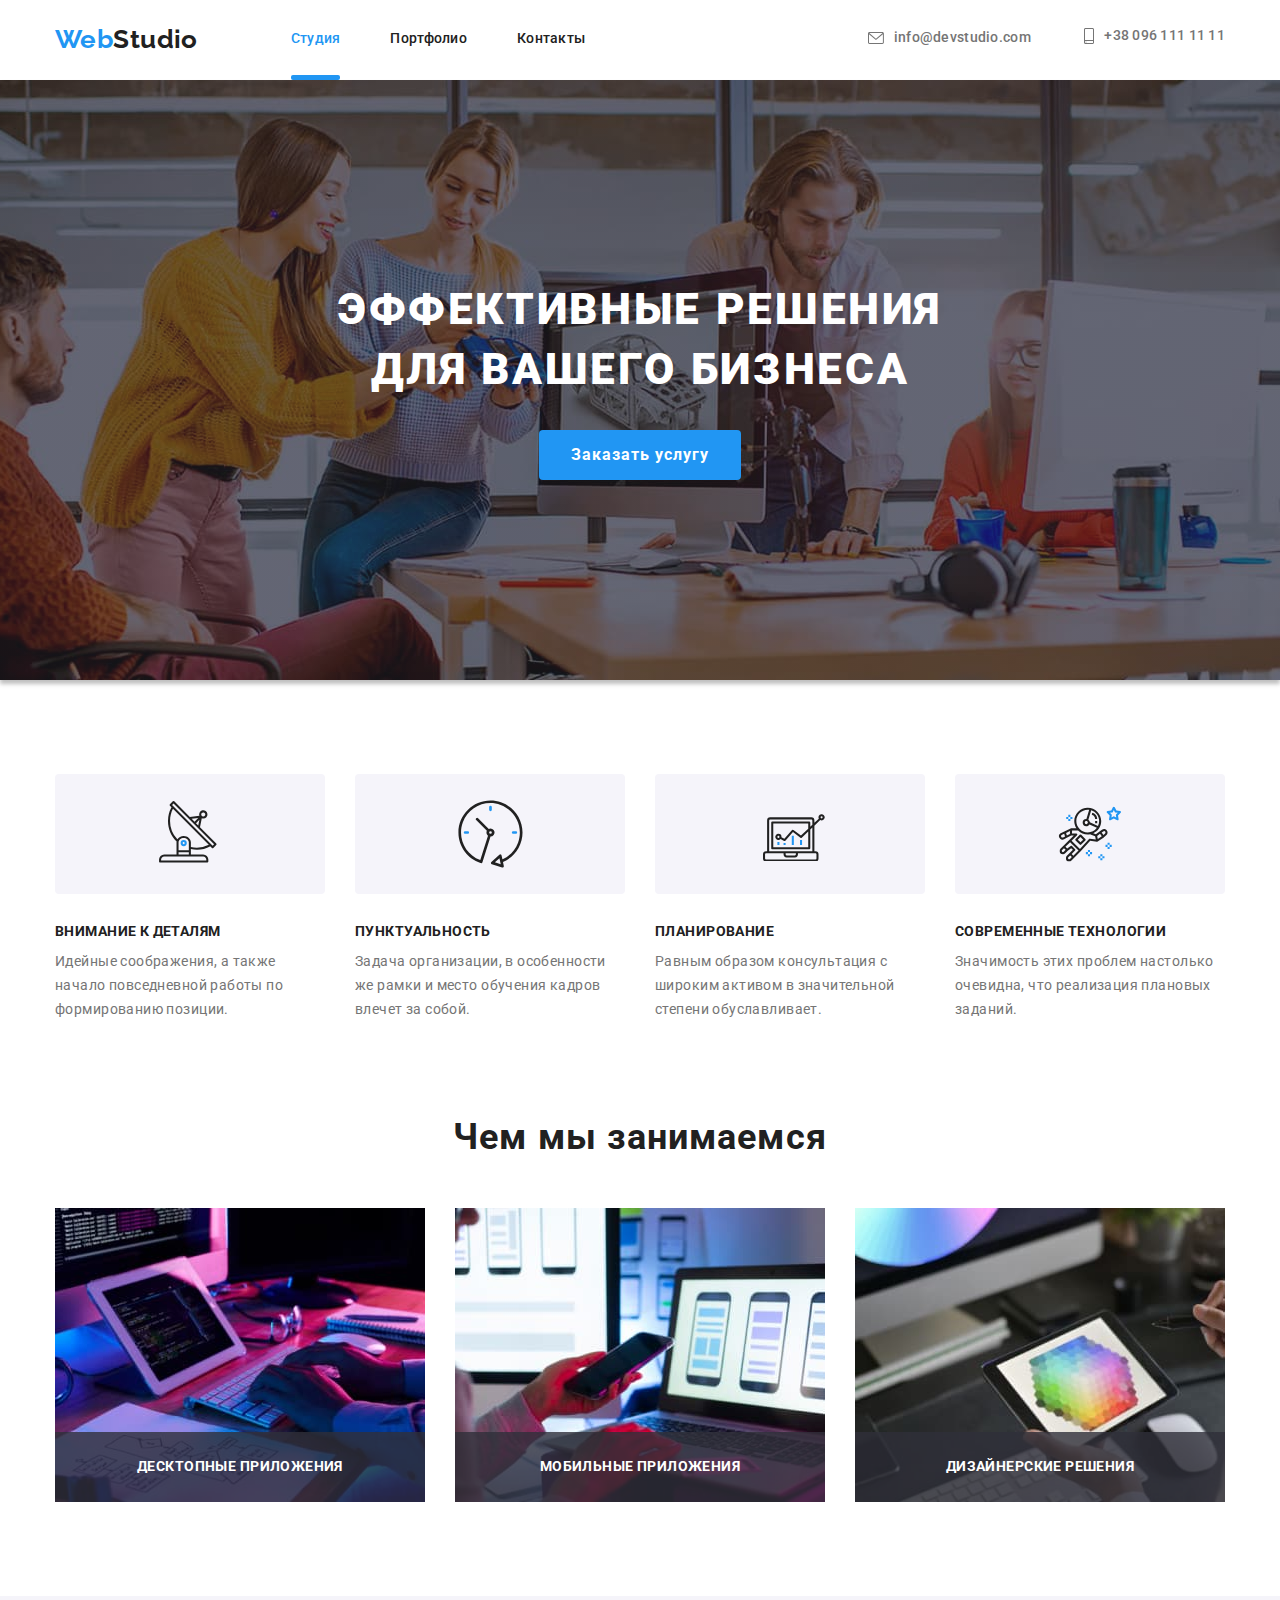
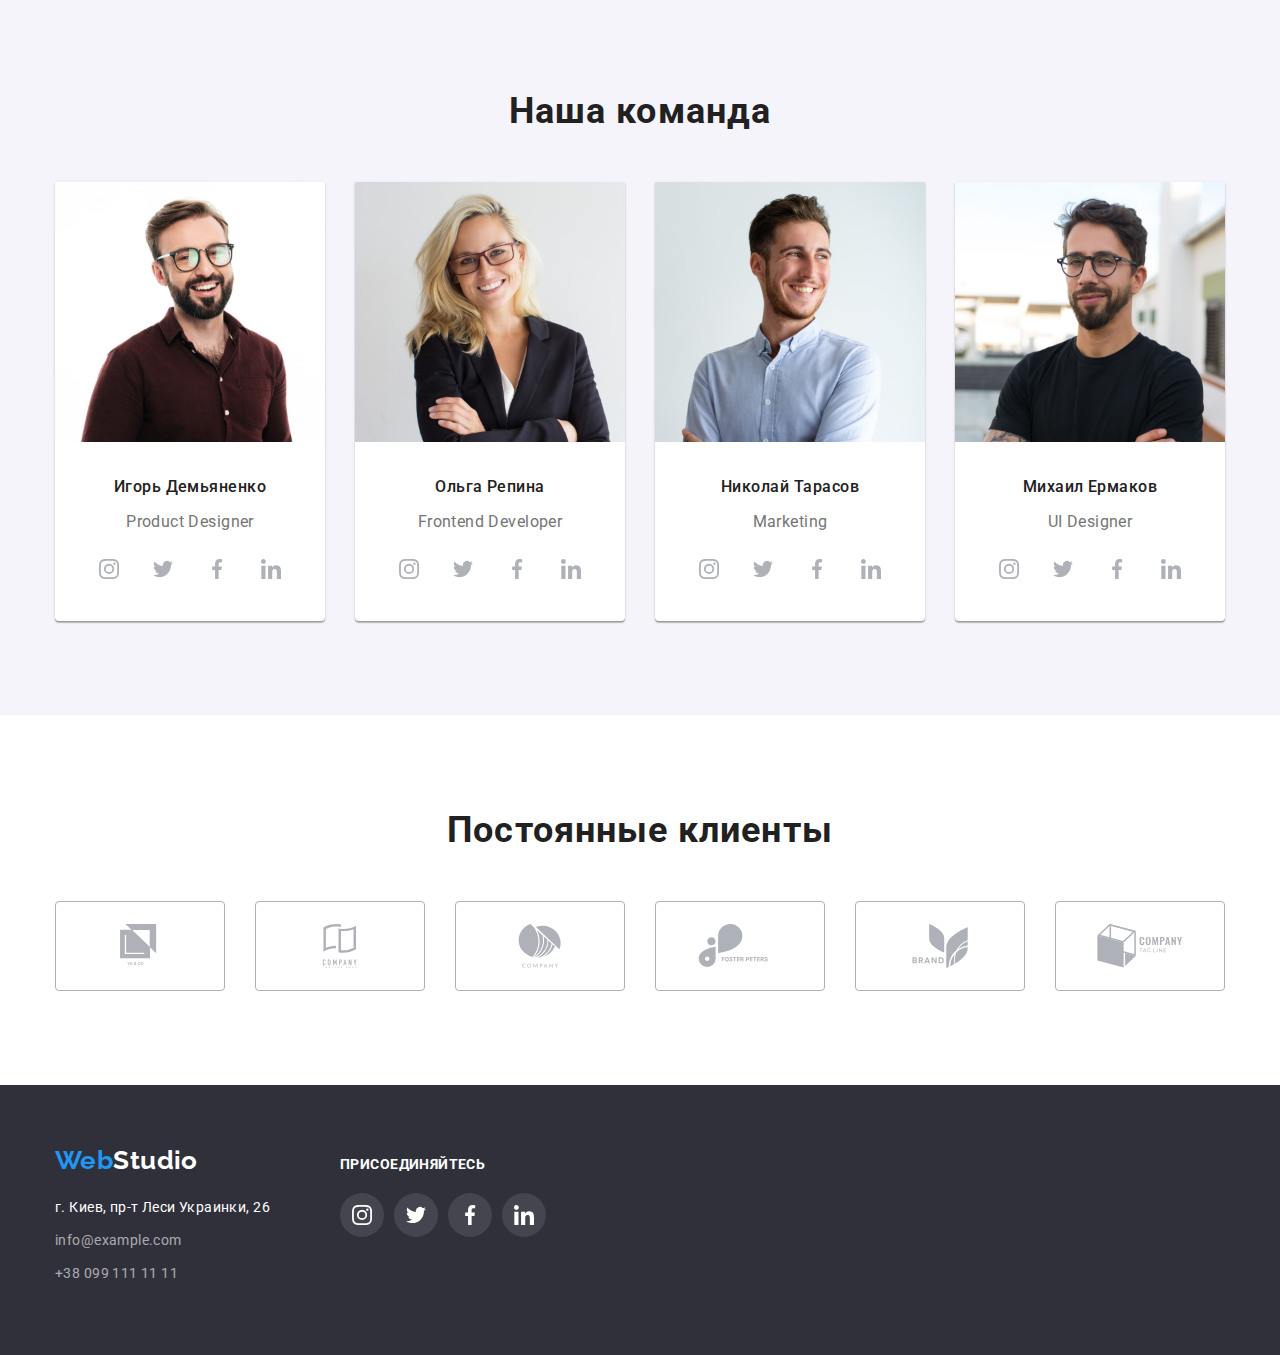
<file: index.html>
<!DOCTYPE html>
<html lang="ru">
<head>
    <meta charset="UTF-8">
    <meta http-equiv="X-UA-Compatible" content="IE=edge">
    <meta name="viewport" content="width=device-width, initial-scale=1.0">
    <title>Студия</title>    
    <link href="https://fonts.googleapis.com/css2?family=Raleway:wght@700&family=Roboto:wght@400;500;700;900&display=swap"
        rel="stylesheet">

    <link rel="stylesheet" href="https://cdnjs.cloudflare.com/ajax/libs/modern-normalize/1.0.0/modern-normalize.min.css">
    <link rel="stylesheet" href="./css/slyles.css">
</head>
<body>
    <!-- Шапка сайта -->
    <header class="header">

        <div class="container header-page">
            <nav class="heder-nav">
                <a class="logo nav-link" href="./index.html">Web<span class="logo-end">Studio</span></a>
                
                <ul class="site-nav">
                    <li class="nav-item">
                        <a href="./index.html" class="nav-link current">Студия</a>
                    </li>

                    <li class="nav-item">
                        <a href="./html/portfolio.html" class="nav-link">Портфолио</a>
                    </li>
                    
                    <li class="nav-item">
                        <a href="" class="nav-link">Контакты</a>
                    </li>
                </ul>

            </nav>

            <ul class="header-contact">
                <li class="contact-item">
                    <a href="mailto:info@devstudio.com" class="nav-link"  target="_blank" rel="noopener noreferrer">
                            <svg class="icon envelope">
                                <use href="./images/sprite.svg#icon-envelope"></use>
                            </svg>
                        info@devstudio.com</a>
                </li>

                <li class="contact-item">
                    <a href="tel:+380961111111" class="nav-link">
                        <svg class="icon phone">
                            <use href="./images/sprite.svg#icon-phone"></use>
                        </svg>                        
                    +38 096 111 11 11</a>
                </li>
            </ul>            
        </div>

    </header>
    <!-- Основная часть -->
    <main>
        <!-- Герой -->
        <section class="hero">

            <div class="container">
                <h1 class="hero-title">эффективные решения для вашего бизнеса</h1>
                <button class="hero-button" type="button" data-modal-open>Заказать услугу</button>
            </div>           

        </section>
        <!-- Модальное окно -->
        <div class="backdrop is-hidden" data-modal>
            <div class="modal">                
                <button class="modal-close" data-modal-close></button>
            </div>            
        </div>
        <!-- Наши преимущества -->
        <section class="advantages">
            <div class="container">
                <!-- Скрыть название секции -->
                <h2 class="title-section  no-title">Наши преимущества</h2>
                <ul class="advantages-list">

                    <li class="advantages-item">
                        <div class="advantages-icons">
                            <svg class="antenna">
                                <use href="./images/sprite.svg#icon-antenna"></use>
                            </svg>
                        </div>
                        <h3 class="advantages-title">Внимание к деталям</h3>
                        <p>Идейные соображения, а также начало повседневной работы по формированию позиции.</p>
                    </li>   

                    <li class="advantages-item">
                        <div class="advantages-icons">
                            <svg class="clock">
                                <use href="./images/sprite.svg#icon-clock"></use>
                            </svg>
                        </div>
                        <h3 class="advantages-title">Пунктуальность</h3>
                        <p>Задача организации, в особенности же рамки и место обучения кадров влечет за собой.</p>
                    </li>  

                    <li class="advantages-item">
                        <div class="advantages-icons">
                            <svg class="diagram">
                                <use href="./images/sprite.svg#icon-diagram"></use>
                            </svg>
                        </div>
                        <h3 class="advantages-title">Планирование</h3>
                        <p>Равным образом консультация с широким активом в значительной степени обуславливает.</p>
                    </li>  

                    <li class="advantages-item">
                        <div class="advantages-icons">
                            <svg class="astronaut">
                                <use href="./images/sprite.svg#icon-astronaut"></use>
                            </svg>
                        </div>
                        <h3 class="advantages-title">Современные технологии</h3>
                        <p>Значимость этих проблем настолько очевидна, что реализация плановых заданий.</p>
                    </li>                    
                </ul>
            </div>
        </section>
        <!-- Чем мы занимаемся -->
        <section class="activity">
            <div class="container">
                <h2 class="title-section">Чем мы занимаемся</h2>

                <ul class="activity-list">
                    <li class="activity-item">
                        <img class="activity-img" src="./images/main/box1.jpg" alt="Создание интелектуальных продуктов">
                        <p class="activity-text">Десктопные приложения</p>
                    </li>

                    <li class="activity-item">
                        <img class="activity-img" src="./images/main/box2.jpg" alt="Адаптация для всех устройств">
                        <p class="activity-text">Мобильные приложения</p>
                    </li>

                    <li class="activity-item">
                        <img class="activity-img" src="./images/main/box3.jpg" alt="Продвижение сайтов">
                        <p class="activity-text">Дизайнерские решения</p>
                    </li>
                </ul>
                
            </div>
        </section>
        <!-- Наша команда -->
        <section class="team">
            <div class="container">
                <h2 class="title-section">Наша команда</h2>
                <ul class="team-list">

                    <li class="team-item">
                        <img class="team-img" src="./images/main/demyanenko.jpg" alt="Игорь Демьяненко" width="270" height="auto">
                        <h3 class="team-title">Игорь Демьяненко</h3>
                        <p class="team-text" lang="en">Product Designer</p>

                        <ul class="social-icons">
                            <li class="social-icons-item">
                                <a href="" class="social-icons-link" target="_blank" rel="noopener noreferrer">
                                    <svg class="icon">
                                        <use href="./images/sprite.svg#icon-instagram"></use>
                                    </svg>
                                </a>
                            </li>
                            <li class="social-icons-item">
                                <a href="" class="social-icons-link" target="_blank" rel="noopener noreferrer">
                                    <svg class="icon">
                                        <use href="./images/sprite.svg#icon-twitter"></use>
                                    </svg>
                                </a>
                            </li>
                            <li class="social-icons-item">
                                <a href="" class="social-icons-link" target="_blank" rel="noopener noreferrer">
                                    <svg class="icon">
                                        <use href="./images/sprite.svg#icon-facebook"></use>
                                    </svg>
                                </a>
                            </li>
                            <li class="social-icons-item">
                                <a href="" class="social-icons-link" target="_blank" rel="noopener noreferrer">
                                    <svg class="icon">
                                        <use href="./images/sprite.svg#icon-linkedin"></use>
                                    </svg>
                                </a>
                            </li>
                        </ul>

                    </li>

                    <li class="team-item">
                        <img class="team-img" class="team-img" src="./images/main/repina.jpg" alt="Ольга Репина" width="270" height="auto">
                        <h3 class="team-title">Ольга Репина</h3>
                        <p class="team-text" lang="en">Frontend Developer</p>
                        
                        <ul class="social-icons">
                            <li class="social-icons-item">
                                <a href="" class="social-icons-link" target="_blank" rel="noopener noreferrer">
                                    <svg class="icon">
                                        <use href="./images/sprite.svg#icon-instagram"></use>
                                    </svg>
                                </a>
                            </li>
                            <li class="social-icons-item">
                                <a href="" class="social-icons-link" target="_blank" rel="noopener noreferrer">
                                    <svg class="icon">
                                        <use href="./images/sprite.svg#icon-twitter"></use>
                                    </svg>
                                </a>
                            </li>
                            <li class="social-icons-item">
                                <a href="" class="social-icons-link" target="_blank" rel="noopener noreferrer">
                                    <svg class="icon">
                                        <use href="./images/sprite.svg#icon-facebook"></use>
                                    </svg>
                                </a>
                            </li>
                            <li class="social-icons-item">
                                <a href="" class="social-icons-link" target="_blank" rel="noopener noreferrer">
                                    <svg class="icon">
                                        <use href="./images/sprite.svg#icon-linkedin"></use>
                                    </svg>
                                </a>
                            </li>
                        </ul>

                    </li>

                    <li class="team-item">
                        <img class="team-img" class="team-img" src="./images/main/tarasov.jpg" alt="Николай Тарасов" width="270" height="auto">
                        <h3 class="team-title">Николай Тарасов</h3>
                        <p class="team-text" lang="en">Marketing</p>

                        <ul class="social-icons">
                            <li class="social-icons-item">
                                <a href="" class="social-icons-link" target="_blank" rel="noopener noreferrer">
                                    <svg class="icon">
                                        <use href="./images/sprite.svg#icon-instagram"></use>
                                    </svg>
                                </a>
                            </li>
                            <li class="social-icons-item">
                                <a href="" class="social-icons-link" target="_blank" rel="noopener noreferrer">
                                    <svg class="icon">
                                        <use href="./images/sprite.svg#icon-twitter"></use>
                                    </svg>
                                </a>
                            </li>
                            <li class="social-icons-item">
                                <a href="" class="social-icons-link" target="_blank" rel="noopener noreferrer">
                                    <svg class="icon">
                                        <use href="./images/sprite.svg#icon-facebook"></use>
                                    </svg>
                                </a>
                            </li>
                            <li class="social-icons-item">
                                <a href="" class="social-icons-link" target="_blank" rel="noopener noreferrer">
                                    <svg class="icon">
                                        <use href="./images/sprite.svg#icon-linkedin"></use>
                                    </svg>
                                </a>
                            </li>
                        </ul>

                    </li>

                    <li class="team-item">
                        <img class="team-img" class="team-img" src="./images/main/ermakov.jpg" alt="Михаил Ермаков" width="270" height="auto">
                        <h3 class="team-title">Михаил Ермаков</h3>
                        <p class="team-text" lang="en">UI Designer</p>

                        <ul class="social-icons">
                            <li class="social-icons-item">
                                <a href="" class="social-icons-link" target="_blank" rel="noopener noreferrer">
                                    <svg class="icon">
                                        <use href="./images/sprite.svg#icon-instagram"></use>
                                    </svg>
                                </a>
                            </li>
                            <li class="social-icons-item">
                                <a href="" class="social-icons-link" target="_blank" rel="noopener noreferrer">
                                    <svg class="icon">
                                        <use href="./images/sprite.svg#icon-twitter"></use>
                                    </svg>
                                </a>
                            </li>
                            <li class="social-icons-item">
                                <a href="" class="social-icons-link" target="_blank" rel="noopener noreferrer">
                                    <svg class="icon">
                                        <use href="./images/sprite.svg#icon-facebook"></use>
                                    </svg>
                                </a>
                            </li>
                            <li class="social-icons-item">
                                <a href="" class="social-icons-link" target="_blank" rel="noopener noreferrer">
                                    <svg class="icon">
                                        <use href="./images/sprite.svg#icon-linkedin"></use>
                                    </svg>
                                </a>
                            </li>
                        </ul>

                    </li>

                </ul>
            </div>
        </section>
        <!-- Постоянные клиенты -->
        <section class="clients">
            <div class="container">
                <h2 class="title-section">Постоянные клиенты</h2>

                <ul class="clients-list">
                    <li class="clients-item">
                        <a href="" class="clients-link" target="_blank" rel="noopener noreferrer">
                            <svg class="clients-icons">
                                <use href="./images/sprite.svg#icon-logo-1"></use>
                            </svg>
                        </a>
                    </li>

                    <li class="clients-item">
                        <a href="" class="clients-link" target="_blank" rel="noopener noreferrer">
                            <svg class="clients-icons">
                                <use href="./images/sprite.svg#icon-logo-2"></use>
                            </svg>
                        </a>
                    </li>

                    <li class="clients-item">
                        <a href="" class="clients-link" target="_blank" rel="noopener noreferrer">
                            <svg class="clients-icons">
                                <use href="./images/sprite.svg#icon-logo-3"></use>
                            </svg>
                        </a>
                    </li>

                    <li class="clients-item">
                        <a href="" class="clients-link" target="_blank" rel="noopener noreferrer">
                            <svg class="clients-icons">
                                <use href="./images/sprite.svg#icon-logo-4"></use>
                            </svg>
                        </a>
                    </li>

                    <li class="clients-item">
                        <a href="" class="clients-link">
                            <svg class="clients-icons" target="_blank" rel="noopener noreferrer">
                                <use href="./images/sprite.svg#icon-logo-5"></use>
                            </svg>
                        </a>
                    </li>

                    <li class="clients-item">
                        <a href="" class="clients-link" target="_blank" rel="noopener noreferrer">
                            <svg class="clients-icons">
                                <use href="./images/sprite.svg#icon-logo-6"></use>
                            </svg>
                        </a>
                    </li>
                </ul>

            </div>
        </section>
    </main>
    <!-- Подвал -->
    <footer class="footer">
        <div class="container footer-page">
            <div class="footer-block">
                <a class="logo link" href="./index.html">Web<span class="logo-footer">Studio</span></a>
                <address class="footer-adress">г. Киев, пр-т Леси Украинки, 26</address>
                <ul class="footer-contact list">
                    <li><a href="mailto:info@example.com" class="link">info@example.com</a></li>
                    <li><a href="tel:+380991111111" class="link">+38 099 111 11 11</a></li>
                </ul>
            </div>
            <div class="footer-social">
                <h3 class="footer-title">присоединяйтесь</h3>
                <ul class="social-icons accent">
                    <li class="social-icons-item accent">
                        <a href="" class="social-icons-link accent" target="_blank" rel="noopener noreferrer">
                            <svg class="icon">
                                <use href="./images/sprite.svg#icon-instagram"></use>
                            </svg>
                        </a>
                    </li>
                    <li class="social-icons-item accent">
                        <a href="" class="social-icons-link accent" target="_blank" rel="noopener noreferrer">
                            <svg class="icon">
                                <use href="./images/sprite.svg#icon-twitter"></use>
                            </svg>
                        </a>
                    </li>
                    <li class="social-icons-item accent">
                        <a href="" class="social-icons-link accent" target="_blank" rel="noopener noreferrer">
                            <svg class="icon">
                                <use href="./images/sprite.svg#icon-facebook"></use>
                            </svg>
                        </a>
                    </li>
                    <li class="social-icons-item accent">
                        <a href="" class="social-icons-link accent" target="_blank" rel="noopener noreferrer">
                            <svg class="icon">
                                <use href="./images/sprite.svg#icon-linkedin"></use>
                            </svg>
                        </a>
                    </li>
                </ul>
            </div>
        </div>
    </footer>   
   
    <script src="./js/modal.js"></script>
</body>
</html>
</file>
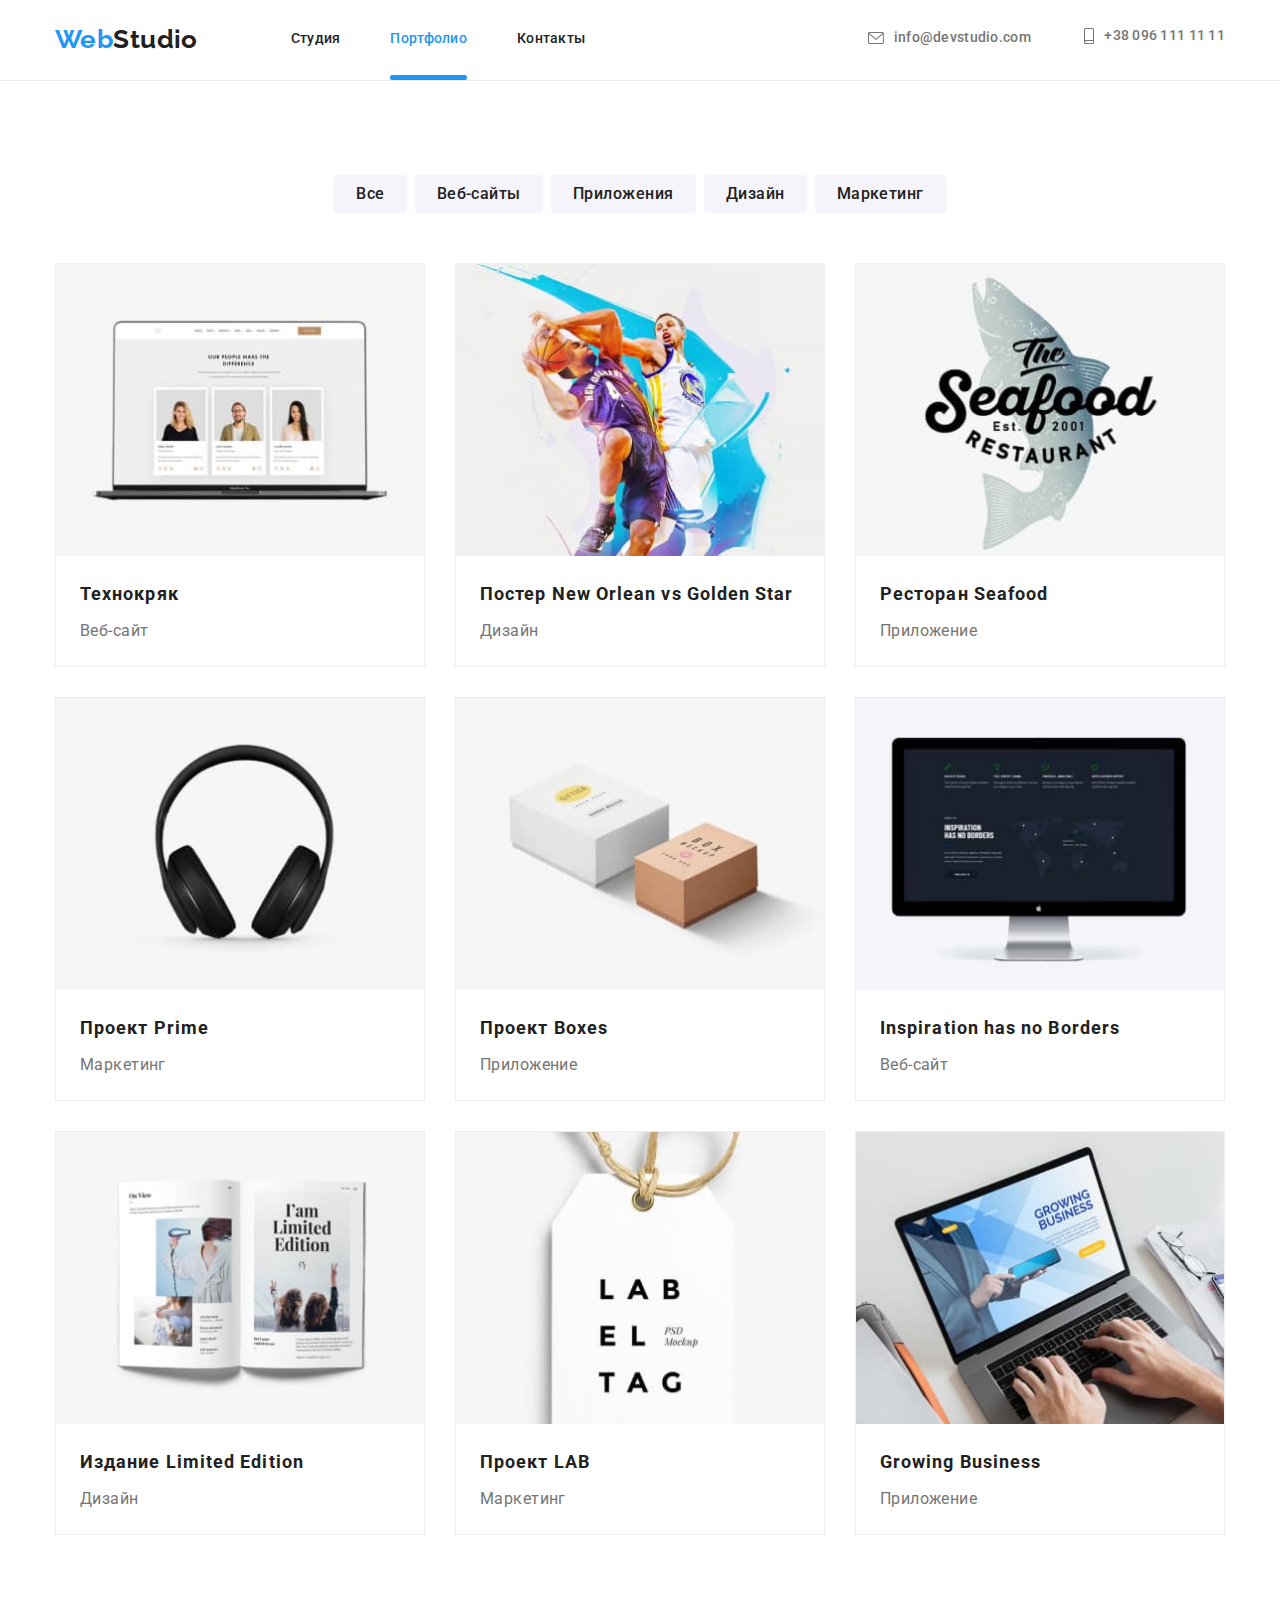
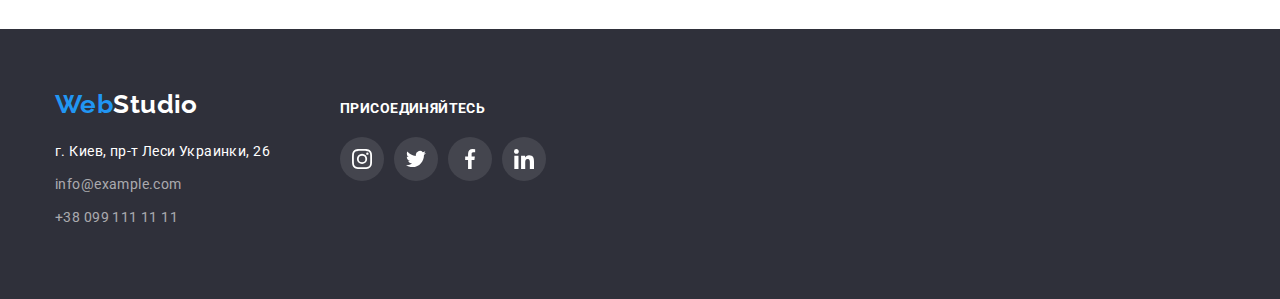
<file: html/portfolio.html>
<!DOCTYPE html>
<html lang="ru">

<head>
    <meta charset="UTF-8">
    <meta http-equiv="X-UA-Compatible" content="IE=edge">
    <meta name="viewport" content="width=device-width, initial-scale=1.0">
    <title>Портфолио</title>
    <link rel="preconnect" href="https://fonts.gstatic.com">
    <link href="https://fonts.googleapis.com/css2?family=Raleway:wght@700&family=Roboto:wght@400;500;700;900&display=swap" rel="stylesheet">
    <link rel="stylesheet" href="https://cdnjs.cloudflare.com/ajax/libs/modern-normalize/1.0.0/modern-normalize.min.css">
    <link rel="stylesheet" href="../css/slyles.css">
</head>

<body>
    <!-- Шапка страницы Портфолио -->
    <header class="header page-portfolio">
    
        <div class="container header-page">
            <nav class="heder-nav">
                <a class="logo nav-link" href="../index.html">Web<span class="logo-end">Studio</span></a>
    
                <ul class="site-nav">
                    <li class="nav-item">
                        <a href="../index.html" class="nav-link">Студия</a>
                    </li>
    
                    <li class="nav-item">
                        <a href="./html/portfolio.html" class="nav-link current">Портфолио</a>
                    </li>
    
                    <li class="nav-item">
                        <a href="" class="nav-link">Контакты</a>
                    </li>
                </ul>
            </nav>
    
            <ul class="header-contact">
                <li class="contact-item">
                    <a href="mailto:info@devstudio.com" class="nav-link" target="_blank" rel="noopener noreferrer">
                        <svg class="icon envelope">
                            <use href="../images/sprite.svg#icon-envelope"></use>
                        </svg>
                        info@devstudio.com</a>
                </li>
    
                <li class="contact-item">
                    <a href="tel:+380961111111" class="nav-link">
                        <svg class="icon phone">
                            <use href="../images/sprite.svg#icon-phone"></use>
                        </svg>
                        +38 096 111 11 11</a>
                </li>
            </ul>
        </div>
    
    </header>

        <!-- Основная часть страницы Портфолио-->
    <main>
        <!-- Группы примеров работ -->
        <section class="example">
            <div class="container">
                <!-- Название секции скрыть -->
                <h1 class="title-section no-title">Фильтр примеров работ и ссылки</h1>
                <ul class="example-filter">
                    <li class="example-item">
                        <button class="example-button" type="button">Все</button>
                    </li>
                    <li class="example-item"><button class="example-button" type="button">Веб-сайты</button></li>
                    <li class="example-item"><button class="example-button" type="button">Приложения</button></li>
                    <li class="example-item"><button class="example-button" type="button">Дизайн</button></li>
                    <li class="example-item"><button class="example-button" type="button">Маркетинг</button></li>
                </ul>

                <ul class="work-list">
                    <li class="work-item">
                        <a class="work-link" href="" target="_blank" rel="noopener noreferrer">
                            <div class="work-thumb">
                                <img class="work-img" src="../images/portfolio/technokryak.jpg" alt="Технокряк">
                                <p class="work-overlay">Технокряк это современная площадка распространения коронавируса. Компании используют эту
                                    платформу для цифрового шпионажа и атак на защищённые сервера конкурентов.
                                </p>
                            </div>
                            <h2 class="work-title">Технокряк</h2>
                            <p class="work-text">Веб-сайт</p>
                        </a>
                    </li>

                    <li class="work-item">
                        <a class="work-link" href="" target="_blank" rel="noopener noreferrer">
                            <div class="work-thumb">
                                <img class="work-img" src="../images/portfolio/new_orlean_golden_star.jpg" alt="Постер New Orlean vs Golden Star">
                                <p class="work-overlay">Технокряк это современная площадка распространения коронавируса. Компании используют
                                    эту платформу для цифрового шпионажа и атак на защищённые сервера конкурентов.
                                </p>
                            </div>
                            <h2 class="work-title">Постер New Orlean vs Golden Star</h2>
                            <p class="work-text">Дизайн</p>
                        </a>
                    </li>
                    
                    <li class="work-item">
                        <a class="work-link" href="" target="_blank" rel="noopener noreferrer">
                            <div class="work-thumb">
                                <img class="work-img" src="../images/portfolio/seafood_restaurant.jpg" alt="Ресторан Seafood">
                                <p class="work-overlay">Технокряк это современная площадка распространения коронавируса. Компании используют
                                    эту платформу для цифрового шпионажа и атак на защищённые сервера конкурентов.
                                </p>
                            </div>
                            <h2 class="work-title">Ресторан Seafood</h2>
                            <p class="work-text">Приложение</p>
                        </a>
                    </li>
                    
                    <li class="work-item">
                        <a class="work-link" href="" target="_blank" rel="noopener noreferrer">
                            <div class="work-thumb">
                                <img class="work-img" src="../images/portfolio/prime.jpg" alt="Проект Prime">
                                <p class="work-overlay">Технокряк это современная площадка распространения коронавируса. Компании используют
                                    эту платформу для цифрового шпионажа и атак на защищённые сервера конкурентов.
                                </p>
                            </div>
                            <h2 class="work-title">Проект Prime</h2>
                            <p class="work-text">Маркетинг</p>
                        </a>
                    </li>

                    <li class="work-item">
                        <a class="work-link" href="" target="_blank" rel="noopener noreferrer">
                            <div class="work-thumb">
                                <img class="work-img" src="../images/portfolio/boxes.jpg" alt="Проект Boxes">
                                <p class="work-overlay">Технокряк это современная площадка распространения коронавируса. Компании используют
                                    эту платформу для цифрового шпионажа и атак на защищённые сервера конкурентов.
                                </p>
                            </div>
                            <h2 class="work-title">Проект Boxes</h2>
                            <p class="work-text">Приложение</p>
                        </a>
                    </li>

                    <li class="work-item">
                        <a class="work-link" href="" target="_blank" rel="noopener noreferrer">
                            <div class="work-thumb">
                                <img class="work-img" src="../images/portfolio/inspiration_has_no_borders.jpg" alt="Inspiration has no Borders">
                                <p class="work-overlay">Технокряк это современная площадка распространения коронавируса. Компании используют
                                    эту платформу для цифрового шпионажа и атак на защищённые сервера конкурентов.
                                </p>
                            </div>
                            <h2 class="work-title">Inspiration has no Borders</h2>
                            <p class="work-text">Веб-сайт</p>
                        </a>
                    </li>

                    <li class="work-item">
                        <a class="work-link" href="" target="_blank" rel="noopener noreferrer">
                            <div class="work-thumb">
                                <img class="work-img" src="../images/portfolio/limited_edition.jpg" alt="Издание Limited Edition">
                                <p class="work-overlay">Технокряк это современная площадка распространения коронавируса. Компании используют
                                    эту платформу для цифрового шпионажа и атак на защищённые сервера конкурентов.
                                </p>
                            </div>
                            <h2 class="work-title">Издание Limited Edition</h2>
                            <p class="work-text">Дизайн</p>
                        </a>
                    </li>

                    <li class="work-item">
                        <a class="work-link" href="" target="_blank" rel="noopener noreferrer">
                            <div class="work-thumb">
                                <img class="work-img" src="../images/portfolio/lab.jpg" alt="Проект LAB">
                                <p class="work-overlay">Технокряк это современная площадка распространения коронавируса. Компании используют
                                    эту платформу для цифрового шпионажа и атак на защищённые сервера конкурентов.
                                </p>
                            </div>
                            <h2 class="work-title">Проект LAB</h2>
                            <p class="work-text">Маркетинг</p>
                        </a>
                    </li>

                    <li class="work-item">
                        <a class="work-link" href="" target="_blank" rel="noopener noreferrer">
                            <div class="work-thumb">
                                <img class="work-img" src="../images/portfolio/growing_business.jpg" alt="Growing Business">
                                <p class="work-overlay">Технокряк это современная площадка распространения коронавируса. Компании используют
                                    эту платформу для цифрового шпионажа и атак на защищённые сервера конкурентов.
                                </p>
                            </div>
                            <h2 class="work-title">Growing Business</h2>
                            <p class="work-text">Приложение</p>
                        </a>
                    </li>                    
                </ul>
            </div>
        </section>
    </main>
    <!-- Подвал -->
    <footer class="footer">
        <div class="container footer-page">
            <div class="footer-block">
                <a class="logo link" href="./index.html">Web<span class="logo-footer">Studio</span></a>
                <address class="footer-adress">г. Киев, пр-т Леси Украинки, 26</address>
                <ul class="footer-contact list">
                    <li><a href="mailto:info@example.com" class="link">info@example.com</a></li>
                    <li><a href="tel:+380991111111" class="link">+38 099 111 11 11</a></li>
                </ul>
            </div>
            <div class="footer-social">
                <h3 class="footer-title">присоединяйтесь</h3>
                <ul class="social-icons accent">
                    <li class="social-icons-item accent">
                        <a href="" class="social-icons-link accent" target="_blank" rel="noopener noreferrer">
                            <svg class="icon">
                                <use href="../images/sprite.svg#icon-instagram"></use>
                            </svg>
                        </a>
                    </li>
                    <li class="social-icons-item accent">
                        <a href="" class="social-icons-link accent" target="_blank" rel="noopener noreferrer">
                            <svg class="icon">
                                <use href="../images/sprite.svg#icon-twitter"></use>
                            </svg>
                        </a>
                    </li>
                    <li class="social-icons-item accent">
                        <a href="" class="social-icons-link accent" target="_blank" rel="noopener noreferrer">
                            <svg class="icon">
                                <use href="../images/sprite.svg#icon-facebook"></use>
                            </svg>
                        </a>
                    </li>
                    <li class="social-icons-item accent">
                        <a href="" class="social-icons-link accent" target="_blank" rel="noopener noreferrer">
                            <svg class="icon">
                                <use href="../images/sprite.svg#icon-linkedin"></use>
                            </svg>
                        </a>
                    </li>
                </ul>
            </div>
        </div>
    </footer>
</body>

</html>
</file>
<file: css/slyles.css>
/* Основной цвет шрифта Roboto серый color: #757575; */
/* Вторичный цвет шрифта Roboto черный color:#212121; */
/* Вторичный цвет шрифта Roboto белый color: #FFFFFF; */
/* Цвет активной ссылки color: #2196F3 */
/* Цвет шрифта адреса в футере color: rgba(255, 255, 255, 0.6); */
/* Первичный цвет фона background: #FFFFFF; */
/* Вторичный цвет фона background: #2F303A; */
/* Цвет фона секции "Наша команда" background: #F5F4FA; */

:root {
  --primary-text-color: #757575;
  --title-text-color: #212121;
  --accent-link-color: #2196f3;
  --footer-text-color: rgba(255, 255, 255, 0.6);
  --primary-bg-color: #ffffff;
  --accent-bg-color: #2f303a;
  --accent-bg-second-color: #f5f4fa;
  --accent-bgi-color: #c4c4c4;
  --primary-icon-color: #afb1b8;
  --border-image-color: #eeeeee;
}

body {
  background-color: var(--primary-bg-color);
  font-family: Roboto, sans-serif;
  font-weight: 400;
  font-size: 14px;
  line-height: 1.71;
  color: var(--primary-text-color);
  letter-spacing: 0.03em;
}

h1,
h2,
h3,
h4,
p {
  margin: 0;
}

ul {
  list-style: none;
  padding: 0;
  margin: 0;
}

a {
  text-decoration: none;
}

img {
  display: block;
  max-width: 100%;
  height: auto;
}

.container {
  width: 1200px;
  margin-left: auto;
  margin-right: auto;
  padding-left: 15px;
  padding-right: 15px;
  /* padding-top: 94px;
  padding-bottom: 94px; */

  /* outline: 3px solid red; */
}

/* Страница "Студия" */

/* Оформление heder */
.header {
  padding-top: 24px;
  padding-bottom: 25px;
}
.logo {
  font-family: Raleway;
  font-style: normal;
  font-weight: 700;
  font-size: 26px;
  line-height: 1.19;
  color: var(--accent-link-color);
}

.logo-end {
  display: inline-block;
  color: var(--title-text-color);
}

/* Навигация */
.header-page {
  display: flex;
  align-items: center;
}
/* .container.header-page {
  padding-top: 32px;
  padding-bottom: 32px;
} */
.heder-nav {
  display: flex;
  align-items: center;
}
.logo .logo-end {
  margin-right: 93px;
}
.site-nav {
  display: flex;
  align-items: center;
}
.site-nav .nav-link {
  font-weight: 500;
  line-height: 1.14;
  letter-spacing: 0.02em;
  color: var(--title-text-color);
  transition: color 250ms cubic-bezier(0.4, 0, 0.2, 1);
}
.site-nav .nav-link:hover,
.site-nav .nav-link:focus {
  color: var(--accent-link-color);
}
.nav-link.current {
  display: inline-block;
  color: var(--accent-link-color);
}
.nav-link.current::after {
  content: '';
  display: block;
  width: 100%;
  height: 5px;
  background-color: currentColor;
  border-radius: 2px;
  transform: translateY(28px);
}
.nav-item + .nav-item {
  margin-left: 50px;
}
/* .nav-item:not(:last-child) {
  margin-right: 50px;
} */
.header-contact {
  margin-left: auto;
}
.header-contact .nav-link {
  display: flex;

  font-weight: 500;
  line-height: 1.14;
  letter-spacing: 0.02em;
  color: var(--primary-text-color);
  transition: color 250ms cubic-bezier(0.4, 0, 0.2, 1);
}
.header-contact .nav-link:hover,
.header-contact .nav-link:focus {
  color: var(--accent-link-color);
}
.contact-item {
  display: inline-block;
}
.contact-item:not(:last-child) {
  margin-right: 50px;
}
.nav-link {
  display: flex;
  align-items: center;
}
.nav-link .envelope {
  width: 16px;
  height: 12px;
  margin-right: 10px;
  fill: var(--primary-text-color);
}

.nav-link .phone {
  width: 10px;
  height: 16px;
  margin-right: 10px;
  fill: var(--primary-text-color);
}
.nav-link:hover .icon,
.nav-link:focus .icon {
  fill: var(--accent-link-color);
}

/* Оформление main */
/* section-hero */
.hero {
  max-width: 1600px;
  margin-right: auto;
  margin-left: auto;
  padding-top: 200px;
  padding-bottom: 200px;

  background-color: var(--accent-bg-color);
  background-image: linear-gradient(
      to left,
      rgb(47, 48, 58, 0.4),
      rgb(47, 48, 58, 0.4)
    ),
    url(../images/main/hero.jpg);
  background-repeat: no-repeat;
  background-position: center;
  /* background-size: 1600px; */
  background-size: cover;
  /* background-attachment: scroll; по умолчанию */
  box-shadow: 0px 4px 4px rgba(0, 0, 0, 0.25);

  letter-spacing: 0.06em;
}
.hero-title {
  width: 696px;
  height: 120px;
  margin-left: auto;
  margin-right: auto;
  margin-bottom: 30px;

  font-weight: 900;
  font-size: 44px;
  line-height: 1.36;
  letter-spacing: 0.06em;
  text-transform: uppercase;
  text-align: center;
  color: var(--primary-bg-color);
}
.hero-button {
  display: block;
  border: 0px;
  margin: 0 auto;
  min-width: 200px;
  border-radius: 4px;
  padding: 10px 32px;
  cursor: pointer;
  background-color: var(--accent-link-color);

  font-family: inherit;
  font-weight: 700;
  font-size: 16px;
  line-height: 1.88;
  letter-spacing: 0.06em;
  color: var(--primary-bg-color);

  transform: scale(1);
  transition: transform 250ms cubic-bezier(0.4, 0, 0.2, 1);
}
.hero-button:hover,
.hero-button:focus {
  transform: scale(1.1);
  transition: transform 250ms cubic-bezier(0.4, 0, 0.2, 1);
}
/* Модальное окно */
.backdrop.is-hidden {
  visibility: hidden;
  opacity: 0;
  pointer-events: none;
}
.backdrop {
  position: fixed;
  top: 0;
  left: 0;
  width: 100%;
  height: 100%;
  background-color: rgba(0, 0, 0, 0.2);
  opacity: 1;
  visibility: visible;
  transition: opacity 250ms cubic-bezier(0.4, 0, 0.2, 1),
    visibility 250ms cubic-bezier(0.4, 0, 0.2, 1);
}
.backdrop.is-hidden .modal {
  transform: translate(-50%, -50%) scale(0.8);
}
.modal {
  position: relative;
  /* margin-right: auto;
  margin-left: auto; */
  top: 50%;
  left: 50%;
  transform: translate(-50%, -50%) scale(1);
  transition: transform 250ms cubic-bezier(0.4, 0, 0.2, 1);

  width: 528px;
  height: 581px;
  background-color: var(--primary-bg-color);
  box-shadow: 0px 1px 3px rgba(0, 0, 0, 0.12), 0px 1px 1px rgba(0, 0, 0, 0.14),
    0px 2px 1px rgba(0, 0, 0, 0.2);
  border-radius: 4px;
}
.modal-close {
  position: absolute;
  right: 8px;
  top: 8px;

  width: 30px;
  height: 30px;
  border: 1px solid rgba(0, 0, 0, 0.1);
  background-color: var(--primary-bg-color);
  border-radius: 50%;
  cursor: pointer;
}
.modal-close:before,
.modal-close:after {
  content: ' ';
  position: absolute;
  height: 18px;
  width: 2px;
  background-color: var(--title-text-color);
}
.modal-close:before {
  transform: rotate(45deg) translate(-6px, -6px);
}
.modal-close:after {
  transform: rotate(-45deg) translate(6px, -6px);
}

/* section "Наши преимущества" */
.advantages {
  padding-top: 94px;
  padding-bottom: 94px;
}
.title-section {
  text-align: center;
  margin-bottom: 50px;

  font-weight: 700;
  font-size: 36px;
  line-height: 1.17;
  letter-spacing: 0.03em;
  color: var(--title-text-color);
}
.title-section.no-title {
  display: none;
}
.advantages-list {
  display: flex;
  margin-left: -30px;
}
.advantages-item {
  display: block;
  margin-left: 30px;
  width: calc((100% - 30px * 4) / 4);
}
.advantages-icons {
  display: flex;
  justify-content: center;
  align-items: center;
  background-color: var(--accent-bg-second-color);
  height: 120px;
  border-radius: 4px;
  background-size: cover;
  margin-bottom: 30px;
}
.antenna {
  width: 66px;
  height: 70px;
}
.clock {
  width: 67px;
  height: 70px;
}
.diagram {
  width: 70px;
  height: 54px;
}
.astronaut {
  width: 70px;
  height: 62px;
}
.advantages-title {
  margin-bottom: 10px;
  font-weight: 700;
  font-size: 14px;
  line-height: 1.14;
  color: var(--title-text-color);
  text-transform: uppercase;
}
/* Реализация через ::before */
/* .advantages-item::before {
  content: "";
  display: block;
  width: 100%;
  height: 120px;
  background-repeat: no-repeat;
  background-color: var(--accent-bg-second-color);
  border-radius: 4px;  
  background-size: contain;
  margin-bottom: 30px;
}
.antenna::before {
  background-position: center;
  background-image: url("../images/icons/antenna.svg");
  background-image: url("../images/sprite.svg#icon-antenna");
} */

/* Section Activity  и "Чем мы занимаемся" */
.activity {
  padding-bottom: 94px;
}

.activity-list {
  display: flex;
  flex-wrap: wrap;
}
.activity-item + .activity-item {
  margin-left: 30px;
}
.activity-item {
  width: calc((100% - 30px * 2) / 3);
  height: auto;

  position: relative;
  z-index: -1;
}
/* .activity-item:not(:last-child) {
  margin-right: 30px;
} */
.activity-text {
  position: absolute;
  left: 0;
  bottom: 0;

  width: 100%;
  padding-top: 27px;
  padding-bottom: 27px;
  background-color: rgba(47, 48, 58, 0.8);
  text-align: center;

  font-weight: 700;
  line-height: 1.14;
  text-transform: uppercase;
  color: var(--primary-bg-color);
}

/* "Наша команда" */
.team {
  padding-top: 94px;
  padding-bottom: 94px;
  background: var(--accent-bg-second-color);
}
.team-title {
  padding-bottom: 10px;
  font-weight: 500;
  font-size: 16px;
  line-height: 1.88;
  letter-spacing: 0.03em;
  color: var(--title-text-color);
}
.team-list {
  display: flex;
  flex-wrap: wrap;
  margin-left: -30px;
}
.team-item {
  text-align: center;

  width: calc((100% - 30px * 4) / 4);
  margin-left: 30px;

  background-color: var(--primary-bg-color);
  box-shadow: 0px 1px 3px rgba(0, 0, 0, 0.12), 0px 1px 1px rgba(0, 0, 0, 0.14),
    0px 2px 1px rgba(0, 0, 0, 0.2);
  border-radius: 0px 0px 4px 4px;
}
/* .team-item:not(:last-child) {
  margin-right: 30px;
} */
.team-img {
  /* display: inline-block; */
  margin-bottom: 30px;
}
.team-text {
  text-align: center;
  padding-bottom: 16px;
  font-size: 16px;
  line-height: 1.19;
}
.social-icons {
  display: inline-flex;
  padding-bottom: 30px;
}
.social-icons-item + .social-icons-item {
  margin-left: 10px;
}
.social-icons-link {
  display: flex;
  justify-content: center;
  align-items: center;
  background-color: transparent;
  border-radius: 50%;
  width: 44px;
  height: 44px;
  transition: background-color 250ms cubic-bezier(0.4, 0, 0.2, 1);
}
.social-icons-link:hover,
.social-icons-link:focus {
  background-color: var(--accent-link-color);
}
.social-icons .icon {
  width: 20px;
  height: 20px;
  fill: var(--primary-icon-color);
}
.social-icons-link:hover .icon,
.social-icons-link:focus .icon {
  fill: var(--primary-bg-color);
}
/* Секция "Постоянные клиенты" */
.clients {
  padding-top: 94px;
  padding-bottom: 94px;
}
.clients-list {
  display: flex;
  justify-content: center;
  align-items: center;
  margin-left: -30px;
}
.clients-item {
  display: block;
  margin-left: 30px;
  width: calc((100% - 30px * 6) / 6);
  height: 90px;
}
.clients-link {
  display: flex;
  height: inherit;
  justify-content: center;
  align-items: center;
  border-radius: 4px;
  border: 1px solid var(--primary-icon-color);
  fill: var(--primary-icon-color);
  transition: border 250ms cubic-bezier(0.4, 0, 0.2, 1);
}
.clients-link:hover,
.clients-link:focus {
  border: 1px solid var(--accent-link-color);
}
.clients-icons {
  width: 100%;
  height: 44px;
  fill: var(--primary-icon-color);
  transition: fill 250ms cubic-bezier(0.4, 0, 0.2, 1);
}
.clients-link:hover .clients-icons,
.clients-link:focus .clients-icons {
  fill: var(--accent-link-color);
}
/* footer */
.footer {
  padding-top: 60px;
  padding-bottom: 60px;
  background: var(--accent-bg-color);
}
.footer-page {
  display: flex;
}
.logo-footer {
  display: inline-block;
  margin-bottom: 20px;
  color: var(--primary-bg-color);
}
.footer-adress {
  margin-bottom: 9px;
  font-style: normal;
  color: var(--primary-bg-color);
}
.footer-contact .link {
  display: block;
  margin-bottom: 9px;
  color: var(--footer-text-color);
  transition: color 250ms cubic-bezier(0.4, 0, 0.2, 1);
}
.footer-contact .link:hover,
.footer-contact .link:focus {
  color: var(--accent-link-color);
}
/* Footer-social */
.footer-social {
  margin-top: 12px;
  margin-left: 70px;
}
/* footer title */
.footer-title {
  margin-bottom: 20px;
  font-weight: 700;
  font-size: 14px;
  line-height: 1.14;
  color: var(--primary-bg-color);
  text-transform: uppercase;
}
/* Footer icons */
.social-icons-link.accent {
  background-color: rgba(255, 255, 255, 0.1);
  transition: background-color 250ms cubic-bezier(0.4, 0, 0.2, 1);
}
.social-icons-link.accent:hover,
.social-icons-link.accent:focus {
  background-color: var(--accent-link-color);
}
.social-icons.accent .icon {
  width: 20px;
  height: 20px;
  fill: var(--primary-bg-color);
}

/* Страница "Портфолио" */
/* Header portfolio */
.page-portfolio {
  border-bottom: 1px solid #ececec;
}
/* Секция main portfolio*/
.example {
  padding-top: 94px;
  padding-bottom: 94px;
}
.example-filter {
  display: flex;
  justify-content: center;
  margin-bottom: 50px;
}
.example-button {
  padding: 6px 22px;
  border: none;
  font-family: inherit;
  font-weight: 500;
  font-size: 16px;
  line-height: 1.63;
  letter-spacing: 0.03em;
  border-radius: 4px;
  background-color: var(--accent-bg-second-color);
  color: var(--title-text-color);
  cursor: pointer;
  transition: background-color 250ms cubic-bezier(0.4, 0, 0.2, 1),
    color 250ms cubic-bezier(0.4, 0, 0.2, 1);
}
.example-button:hover,
.example-button:focus {
  color: var(--primary-bg-color);
  background-color: var(--accent-link-color);
  box-shadow: 0px 3px 1px rgba(0, 0, 0, 0.1), 0px 1px 2px rgba(0, 0, 0, 0.08),
    0px 2px 2px rgba(0, 0, 0, 0.12);
}
.example-item:not(:last-child) {
  margin-right: 8px;
}

/* Works portfolio */
/* Создание сетки секции portfolio */
.work-list {
  display: flex;
  flex-wrap: wrap;
  margin-left: -30px;
  margin-bottom: -30px;
}
.work-item {
  width: calc((100% - 30px * 3) / 3);
  height: 404px;
  margin-left: 30px;
  margin-bottom: 30px;
  background-size: cover;
  background-color: var(--primary-bg-color);
  border: 1px solid var(--border-image-color);
}
.work-link {
}
/* Создание overlay на карточку */
.work-thumb {
  position: relative;
  overflow: hidden;
}
.work-link:hover .work-overlay,
.work-link:focus .work-overlay {
  transform: translateY(0);
  transition: transform 250ms cubic-bezier(0.4, 0, 0.2, 1);
}
.work-img {
}
.work-overlay {
  position: absolute;
  top: 0;
  left: 0;
  width: 100%;
  height: 100%;
  background-color: rgba(33, 150, 243, 0.9);

  transform: translateY(100%);
  transition: transform 250ms cubic-bezier(0.4, 0, 0.2, 1);

  padding: 63px 24px;
  font-size: 18px;
  line-height: 1.56;
  color: var(--primary-bg-color);
}
/* Оформление текста секции portfolio */
.work-title {
  margin-top: 20px;
  margin-bottom: 4px;
  margin-left: 24px;

  letter-spacing: 0.06em;
  font-weight: 700;
  font-size: 18px;
  line-height: 2;
  color: var(--title-text-color);
}
.work-text {
  margin-left: 24px;
  margin-bottom: 20px;

  font-size: 16px;
  line-height: 1.88;
  color: var(--primary-text-color);
}
.work-item:hover,
.work-item:focus {
  box-shadow: 0px 1px 1px rgba(0, 0, 0, 0.12), 0px 4px 4px rgba(0, 0, 0, 0.06),
    1px 4px 6px rgba(0, 0, 0, 0.16);
}

/* Tests */
/* .form {
  margin-top: 30px;
  margin-bottom: 50px;
}
input {
  padding: 8px;
  font-family: inherit;
}

label {
  width: 300px;
  display: flex;
  flex-direction: column;
  margin-bottom: 8px;
} */
</file>
